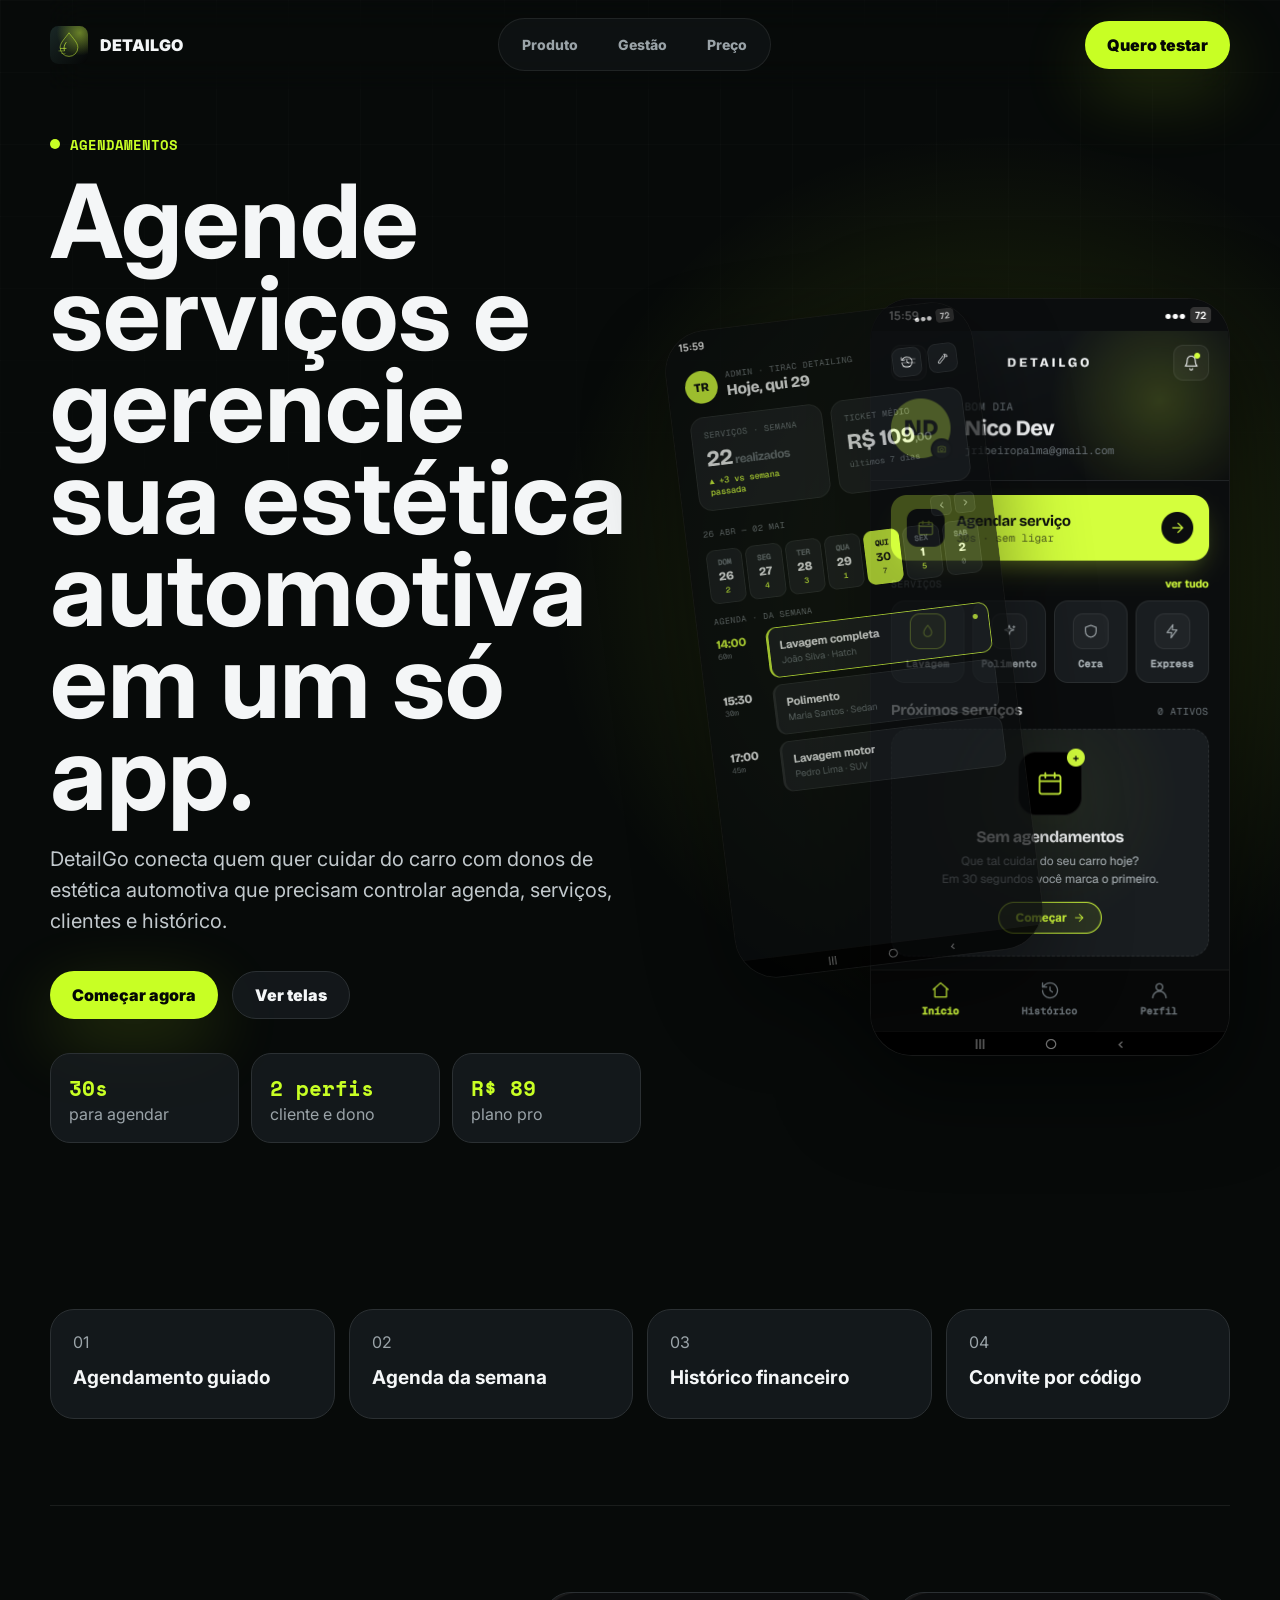
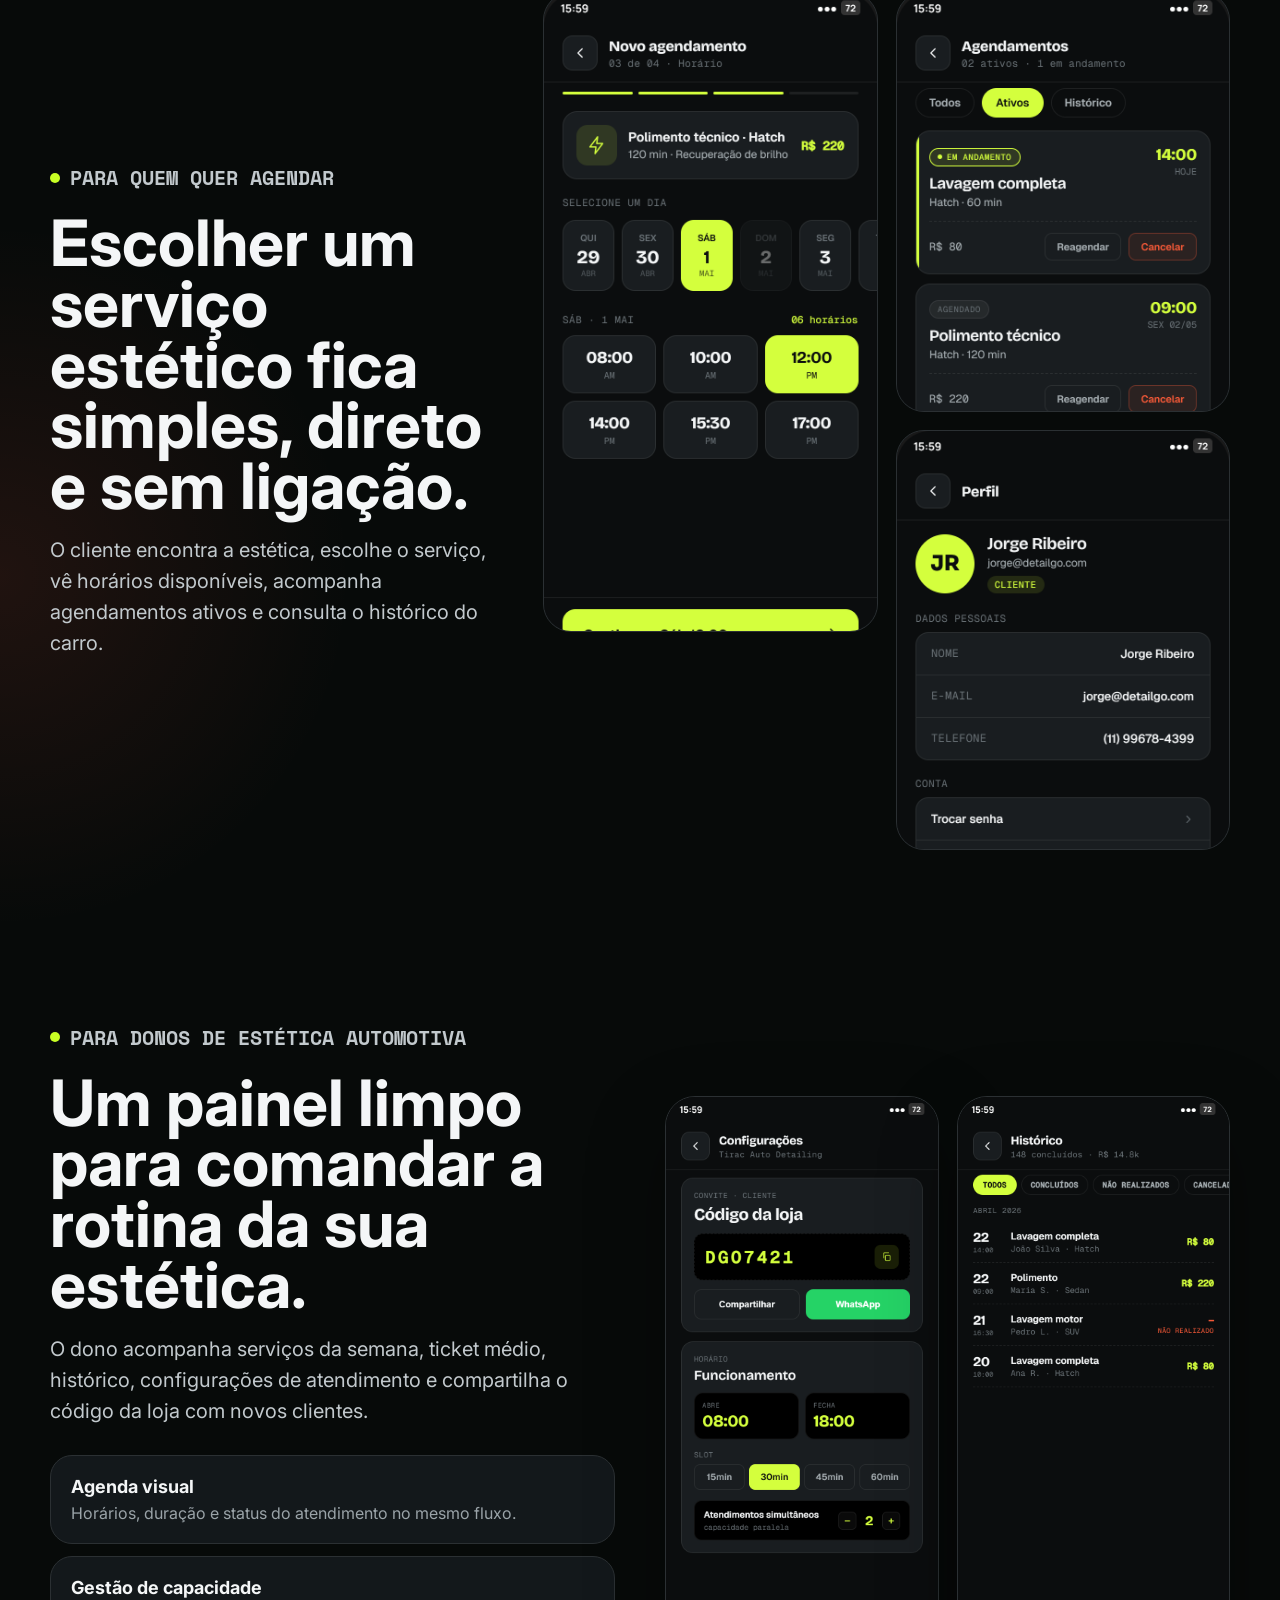
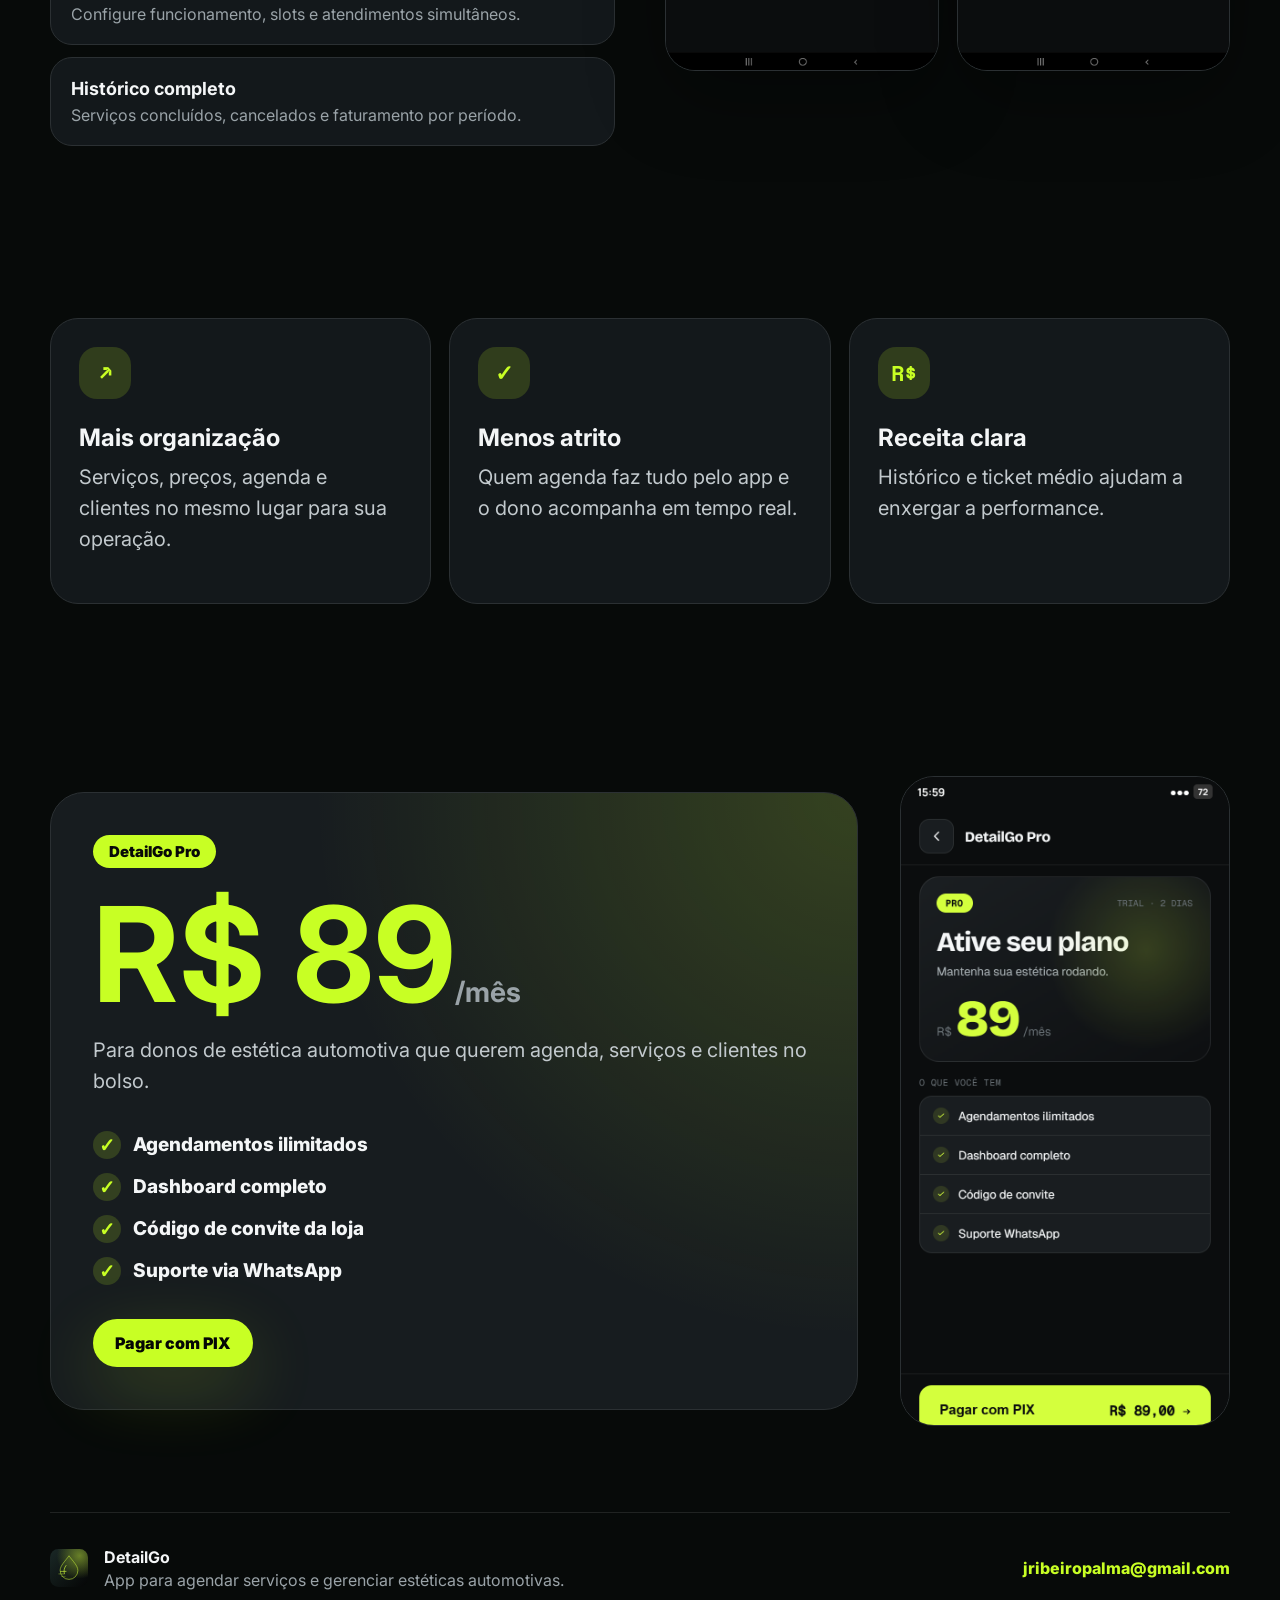
<file: index.html>
<!doctype html>
<html lang="pt-BR">
  <head>
    <meta charset="utf-8" />
    <meta name="viewport" content="width=device-width, initial-scale=1" />
    <meta
      name="description"
      content="DetailGo: app para agendar serviços estéticos automotivos e gerenciar estéticas automotivas."
    />
    <title>DetailGo - Agendamentos e gestão para estética automotiva</title>
    <link rel="preconnect" href="https://fonts.googleapis.com" />
    <link rel="preconnect" href="https://fonts.gstatic.com" crossorigin />
    <link
      href="https://fonts.googleapis.com/css2?family=Inter:wght@500;600;700;800;900&family=Space+Mono:wght@400;700&display=swap"
      rel="stylesheet"
    />
    <link rel="stylesheet" href="styles.css" />
  </head>
  <body>
    <header class="topbar">
      <a class="brand" href="#inicio" aria-label="DetailGo">
        <img src="assets/logo-01-speed-drop.svg" alt="" />
        <span>DetailGo</span>
      </a>
      <nav class="nav" aria-label="Principal">
        <a href="#produto">Produto</a>
        <a href="#gestao">Gestão</a>
        <a href="#preco">Preço</a>
      </nav>
      <a class="nav-cta" href="mailto:jribeiropalma@gmail.com">Quero testar</a>
    </header>

    <main id="inicio">
      <section class="hero">
        <div class="hero-copy">
          <p class="eyebrow rotating-eyebrow">
            <span class="dot"></span>
            <span class="rotator" aria-live="polite">serviços</span>
          </p>
          <h1>Agende serviços e gerencie sua estética automotiva em um só app.</h1>
          <p class="lead">
            DetailGo conecta quem quer cuidar do carro com donos de estética
            automotiva que precisam controlar agenda, serviços, clientes e histórico.
          </p>
          <div class="hero-actions">
            <a class="button primary" href="mailto:jribeiropalma@gmail.com">Começar agora</a>
            <a class="button ghost" href="#produto">Ver telas</a>
          </div>
          <div class="metrics" aria-label="Resumo do produto">
            <div>
              <strong>30s</strong>
              <span>para agendar</span>
            </div>
            <div>
              <strong>2 perfis</strong>
              <span>cliente e dono</span>
            </div>
            <div>
              <strong>R$ 89</strong>
              <span>plano pro</span>
            </div>
          </div>
        </div>

        <div class="phone-stage" aria-label="Prévia do aplicativo DetailGo">
          <div class="phone phone-main">
            <img src="assets/cliente-03-home.png" alt="Tela inicial do app DetailGo para clientes" />
          </div>
          <div class="phone phone-back">
            <img src="assets/admin-01-painel.png" alt="Painel administrativo do DetailGo" />
          </div>
        </div>
      </section>

      <section class="section strip" aria-label="Principais recursos">
        <div class="strip-item">
          <span>01</span>
          <strong>Agendamento guiado</strong>
        </div>
        <div class="strip-item">
          <span>02</span>
          <strong>Agenda da semana</strong>
        </div>
        <div class="strip-item">
          <span>03</span>
          <strong>Histórico financeiro</strong>
        </div>
        <div class="strip-item">
          <span>04</span>
          <strong>Convite por código</strong>
        </div>
      </section>

      <section id="produto" class="section split">
        <div>
          <p class="eyebrow"><span class="dot"></span> para quem quer agendar</p>
          <h2>Escolher um serviço estético fica simples, direto e sem ligação.</h2>
          <p>
            O cliente encontra a estética, escolhe o serviço, vê horários
            disponíveis, acompanha agendamentos ativos e consulta o histórico do carro.
          </p>
        </div>
        <div class="screen-grid">
          <figure class="screen-card tall">
            <img src="assets/cliente-05-agendamento.png" alt="Seleção de horário no DetailGo" />
          </figure>
          <figure class="screen-card">
            <img src="assets/cliente-06-agendamentos.png" alt="Lista de agendamentos ativos" />
          </figure>
          <figure class="screen-card">
            <img src="assets/cliente-08-perfil.png" alt="Perfil do cliente no DetailGo" />
          </figure>
        </div>
      </section>

      <section id="gestao" class="section admin-panel">
        <div class="admin-copy">
          <p class="eyebrow"><span class="dot"></span> para donos de estética automotiva</p>
          <h2>Um painel limpo para comandar a rotina da sua estética.</h2>
          <p>
            O dono acompanha serviços da semana, ticket médio, histórico,
            configurações de atendimento e compartilha o código da loja com novos clientes.
          </p>
          <div class="feature-list">
            <div>
              <strong>Agenda visual</strong>
              <span>Horários, duração e status do atendimento no mesmo fluxo.</span>
            </div>
            <div>
              <strong>Gestão de capacidade</strong>
              <span>Configure funcionamento, slots e atendimentos simultâneos.</span>
            </div>
            <div>
              <strong>Histórico completo</strong>
              <span>Serviços concluídos, cancelados e faturamento por período.</span>
            </div>
          </div>
        </div>
        <div class="admin-screens">
          <img src="assets/admin-02-gerenciar.png" alt="Configurações da loja no DetailGo" />
          <img src="assets/admin-03-historico.png" alt="Histórico administrativo no DetailGo" />
        </div>
      </section>

      <section class="section cards">
        <article>
          <span class="icon">↗</span>
          <h3>Mais organização</h3>
          <p>Serviços, preços, agenda e clientes no mesmo lugar para sua operação.</p>
        </article>
        <article>
          <span class="icon">✓</span>
          <h3>Menos atrito</h3>
          <p>Quem agenda faz tudo pelo app e o dono acompanha em tempo real.</p>
        </article>
        <article>
          <span class="icon">R$</span>
          <h3>Receita clara</h3>
          <p>Histórico e ticket médio ajudam a enxergar a performance.</p>
        </article>
      </section>

      <section id="preco" class="section pricing">
        <div class="pricing-card">
          <div>
            <p class="badge">DetailGo Pro</p>
            <h2>R$ 89<span>/mês</span></h2>
            <p>Para donos de estética automotiva que querem agenda, serviços e clientes no bolso.</p>
          </div>
          <ul>
            <li>Agendamentos ilimitados</li>
            <li>Dashboard completo</li>
            <li>Código de convite da loja</li>
            <li>Suporte via WhatsApp</li>
          </ul>
          <a class="button primary" href="mailto:jribeiropalma@gmail.com">Pagar com PIX</a>
        </div>
        <div class="price-phone">
          <img src="assets/admin-04-assinatura.png" alt="Tela de assinatura DetailGo Pro" />
        </div>
      </section>
    </main>

    <footer class="footer">
      <img src="assets/logo-01-speed-drop.svg" alt="" />
      <div>
        <strong>DetailGo</strong>
        <span>App para agendar serviços e gerenciar estéticas automotivas.</span>
      </div>
      <a href="mailto:jribeiropalma@gmail.com">jribeiropalma@gmail.com</a>
    </footer>
    <script>
      const rotator = document.querySelector(".rotator");
      const terms = ["serviços", "agendamentos", "gestão", "clientes", "estética automotiva"];
      let termIndex = 0;

      if (rotator) {
        window.setInterval(() => {
          termIndex = (termIndex + 1) % terms.length;
          rotator.classList.add("is-switching");

          window.setTimeout(() => {
            rotator.textContent = terms[termIndex];
            rotator.classList.remove("is-switching");
          }, 180);
        }, 1800);
      }
    </script>
  </body>
</html>
</file>
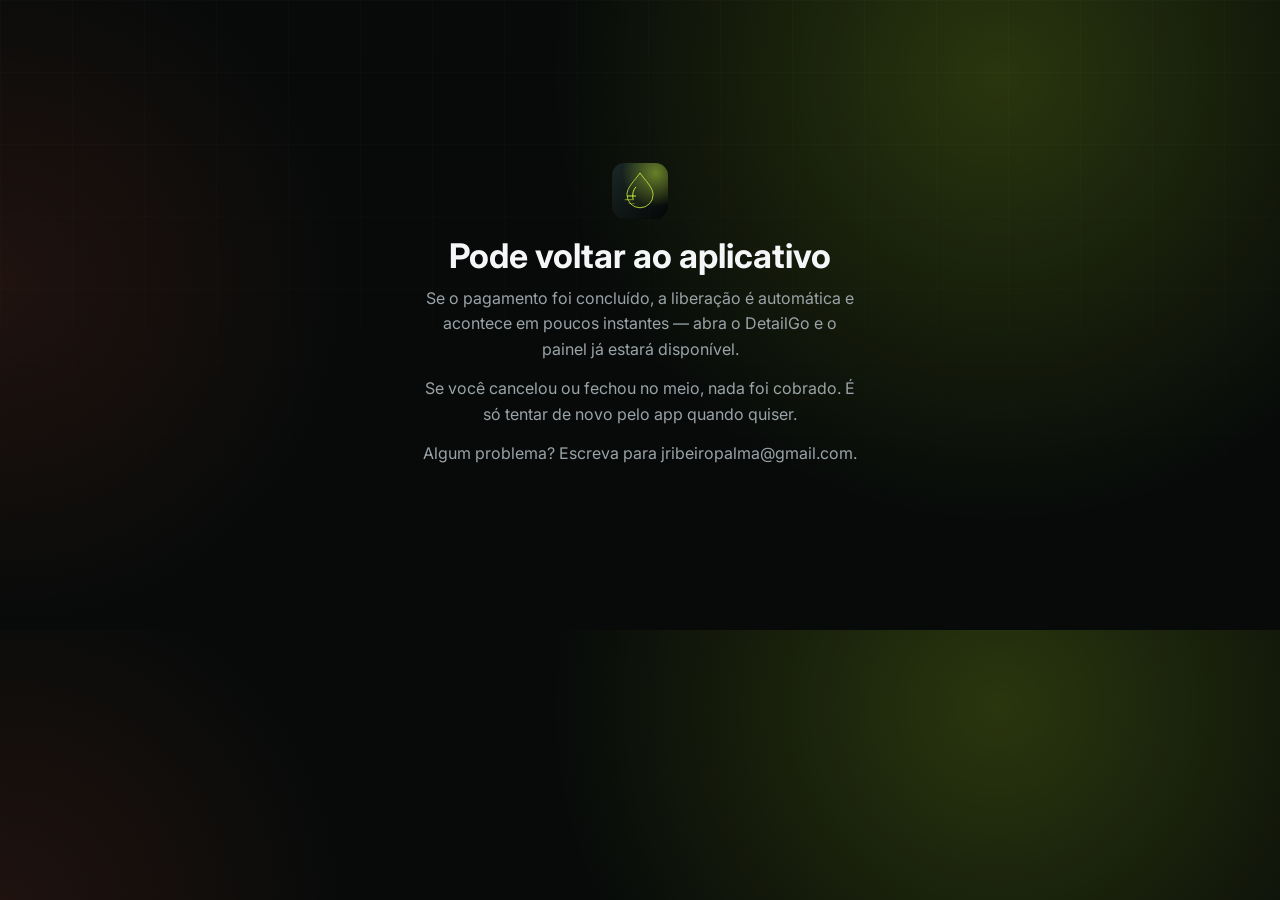
<file: assinatura/index.html>
<!doctype html>
<html lang="pt-BR">
  <head>
    <meta charset="utf-8" />
    <meta name="viewport" content="width=device-width, initial-scale=1" />
    <meta name="robots" content="noindex" />
    <meta
      name="description"
      content="Retorno do pagamento da assinatura DetailGo. Volte ao aplicativo para continuar."
    />
    <title>Pagamento — DetailGo</title>
    <link rel="preconnect" href="https://fonts.googleapis.com" />
    <link rel="preconnect" href="https://fonts.gstatic.com" crossorigin />
    <link
      href="https://fonts.googleapis.com/css2?family=Inter:wght@500;600;700;800;900&family=Space+Mono:wght@400;700&display=swap"
      rel="stylesheet"
    />
    <link rel="stylesheet" href="../styles.css" />
  </head>
  <body>
    <!--
      Para onde o navegador volta depois do checkout do Asaas.

      Serve os três retornos — sucesso, cancelamento e expiração — porque esta
      página NÃO é prova de pagamento: quem confirma é o webhook do Asaas, no
      servidor. Prometer "pagamento aprovado" aqui mentiria para quem cancelou
      e para quem fechou a página no meio.

      Antes disso existir, o checkout voltava para uma URL que não existia e
      todo mundo que pagava caía num 404.
    -->
    <main class="aviso">
      <img class="marca" src="../assets/logo-01-speed-drop.svg" alt="DetailGo" />
      <h1>Pode voltar ao aplicativo</h1>
      <p>
        Se o pagamento foi concluído, a liberação é automática e acontece em poucos instantes —
        abra o DetailGo e o painel já estará disponível.
      </p>
      <p>
        Se você cancelou ou fechou no meio, nada foi cobrado. É só tentar de novo pelo app quando
        quiser.
      </p>
      <p>
        Algum problema? Escreva para <a href="mailto:jribeiropalma@gmail.com">jribeiropalma@gmail.com</a>.
      </p>
    </main>
  </body>
</html>
</file>
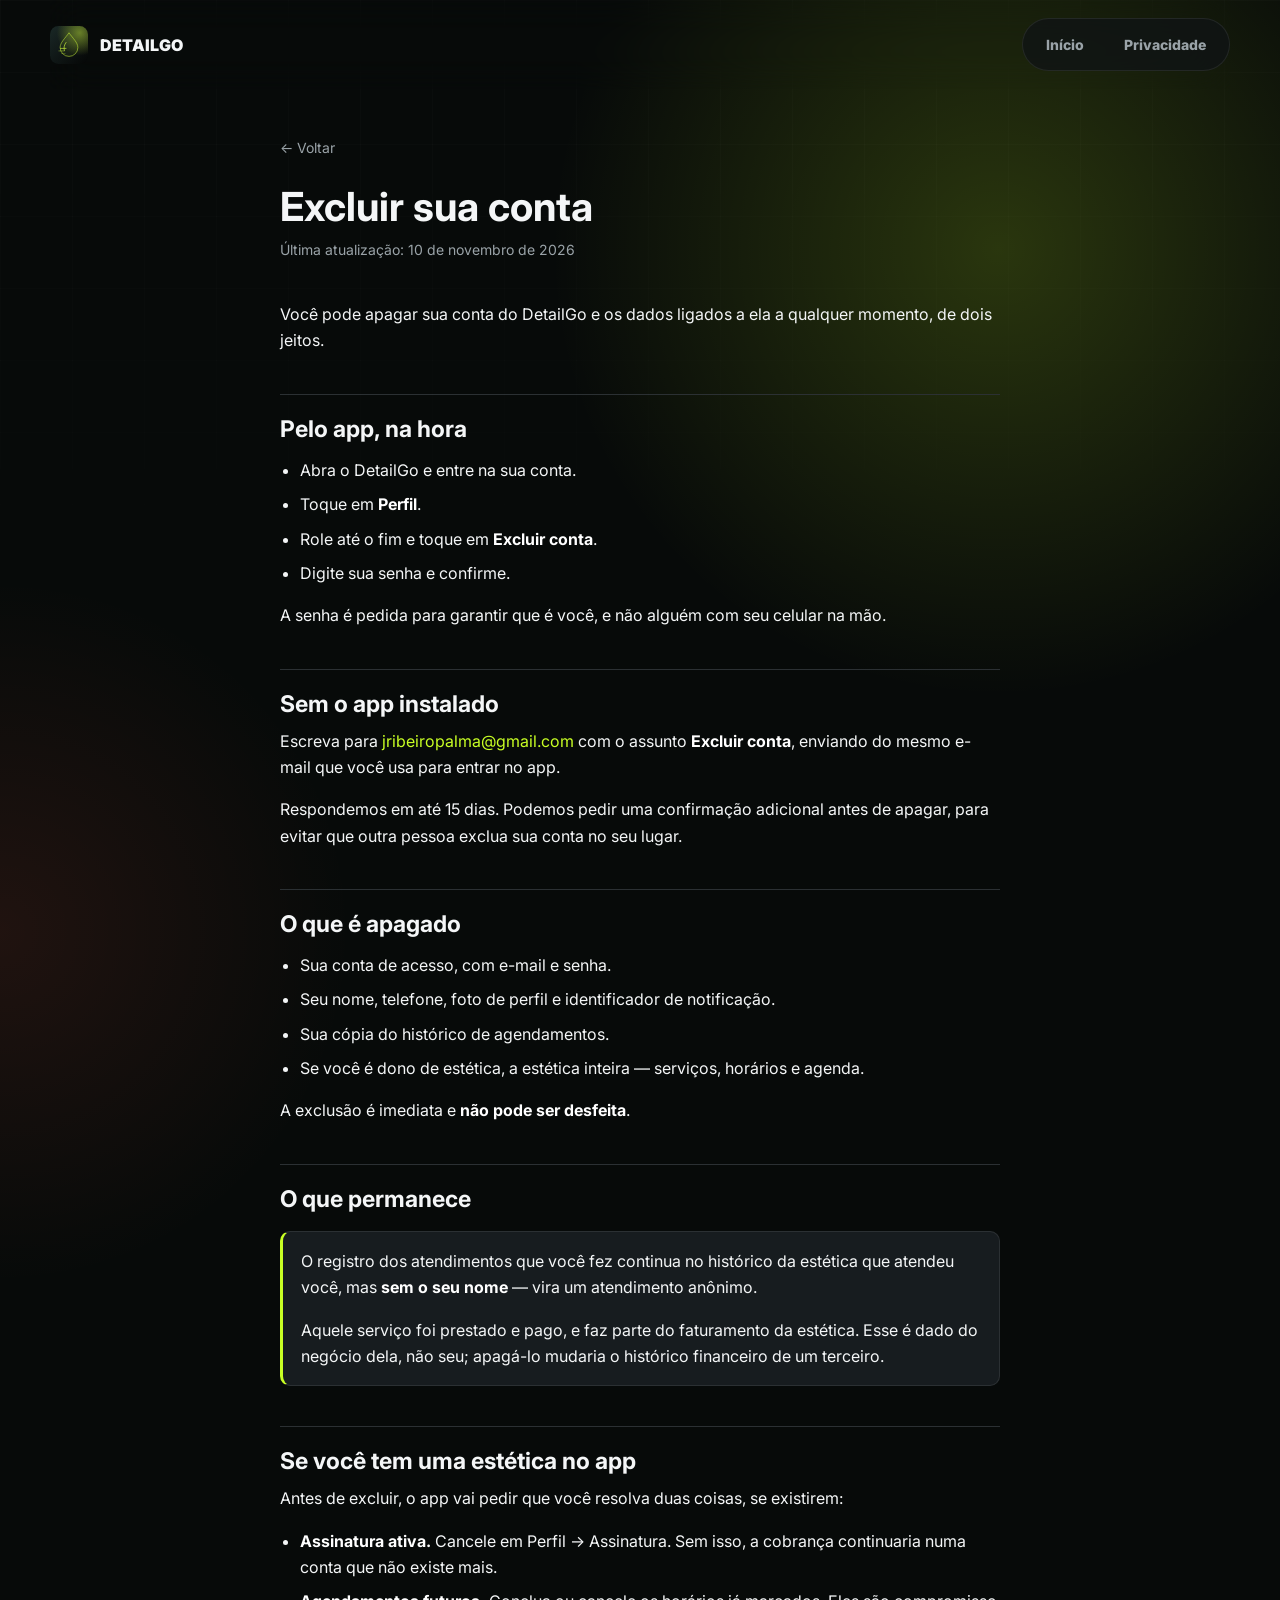
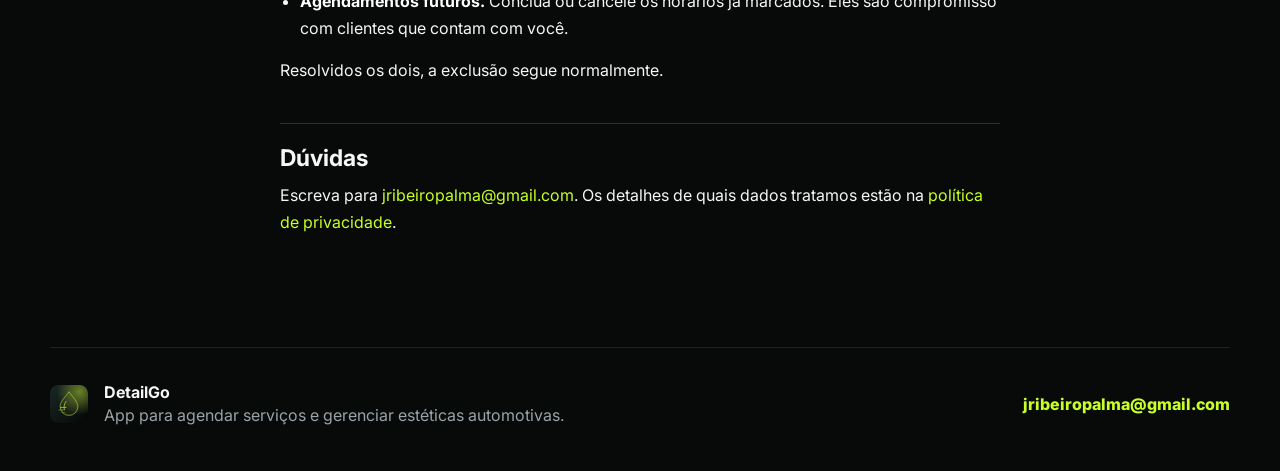
<file: excluir-conta/index.html>
<!doctype html>
<html lang="pt-BR">
  <head>
    <meta charset="utf-8" />
    <meta name="viewport" content="width=device-width, initial-scale=1" />
    <meta
      name="description"
      content="Como excluir sua conta do DetailGo e apagar seus dados, pelo app ou por e-mail."
    />
    <title>Excluir conta — DetailGo</title>
    <link rel="preconnect" href="https://fonts.googleapis.com" />
    <link rel="preconnect" href="https://fonts.gstatic.com" crossorigin />
    <link
      href="https://fonts.googleapis.com/css2?family=Inter:wght@500;600;700;800;900&family=Space+Mono:wght@400;700&display=swap"
      rel="stylesheet"
    />
    <link rel="stylesheet" href="../styles.css" />
  </head>
  <body>
    <header class="topbar">
      <a class="brand" href="../" aria-label="DetailGo">
        <img src="../assets/logo-01-speed-drop.svg" alt="" />
        <span>DetailGo</span>
      </a>
      <nav class="nav" aria-label="Principal">
        <a href="../">Início</a>
        <a href="../privacidade/">Privacidade</a>
      </nav>
    </header>

    <main class="doc">
      <a class="voltar" href="../">&larr; Voltar</a>

      <h1>Excluir sua conta</h1>
      <p class="doc-date">Última atualização: 10 de novembro de 2026</p>

      <p>
        Você pode apagar sua conta do DetailGo e os dados ligados a ela a qualquer momento, de dois
        jeitos.
      </p>

      <h2>Pelo app, na hora</h2>
      <ul>
        <li>Abra o DetailGo e entre na sua conta.</li>
        <li>Toque em <strong>Perfil</strong>.</li>
        <li>Role até o fim e toque em <strong>Excluir conta</strong>.</li>
        <li>Digite sua senha e confirme.</li>
      </ul>
      <p>A senha é pedida para garantir que é você, e não alguém com seu celular na mão.</p>

      <h2>Sem o app instalado</h2>
      <p>
        Escreva para <a href="mailto:jribeiropalma@gmail.com">jribeiropalma@gmail.com</a> com o assunto
        <strong>Excluir conta</strong>, enviando do mesmo e-mail que você usa para entrar no app.
      </p>
      <p>
        Respondemos em até 15 dias. Podemos pedir uma confirmação adicional antes de apagar, para
        evitar que outra pessoa exclua sua conta no seu lugar.
      </p>

      <h2>O que é apagado</h2>
      <ul>
        <li>Sua conta de acesso, com e-mail e senha.</li>
        <li>Seu nome, telefone, foto de perfil e identificador de notificação.</li>
        <li>Sua cópia do histórico de agendamentos.</li>
        <li>Se você é dono de estética, a estética inteira — serviços, horários e agenda.</li>
      </ul>
      <p>A exclusão é imediata e <strong>não pode ser desfeita</strong>.</p>

      <h2>O que permanece</h2>
      <div class="nota">
        <p>
          O registro dos atendimentos que você fez continua no histórico da estética que atendeu
          você, mas <strong>sem o seu nome</strong> — vira um atendimento anônimo.
        </p>
        <p>
          Aquele serviço foi prestado e pago, e faz parte do faturamento da estética. Esse é dado
          do negócio dela, não seu; apagá-lo mudaria o histórico financeiro de um terceiro.
        </p>
      </div>

      <h2>Se você tem uma estética no app</h2>
      <p>Antes de excluir, o app vai pedir que você resolva duas coisas, se existirem:</p>
      <ul>
        <li>
          <strong>Assinatura ativa.</strong> Cancele em Perfil &rarr; Assinatura. Sem isso, a
          cobrança continuaria numa conta que não existe mais.
        </li>
        <li>
          <strong>Agendamentos futuros.</strong> Conclua ou cancele os horários já marcados. Eles
          são compromisso com clientes que contam com você.
        </li>
      </ul>
      <p>Resolvidos os dois, a exclusão segue normalmente.</p>

      <h2>Dúvidas</h2>
      <p>
        Escreva para <a href="mailto:jribeiropalma@gmail.com">jribeiropalma@gmail.com</a>. Os detalhes de
        quais dados tratamos estão na
        <a href="../privacidade/">política de privacidade</a>.
      </p>
    </main>

    <footer class="footer">
      <img src="../assets/logo-01-speed-drop.svg" alt="" />
      <div>
        <strong>DetailGo</strong>
        <span>App para agendar serviços e gerenciar estéticas automotivas.</span>
      </div>
      <a href="mailto:jribeiropalma@gmail.com">jribeiropalma@gmail.com</a>
    </footer>
  </body>
</html>
</file>
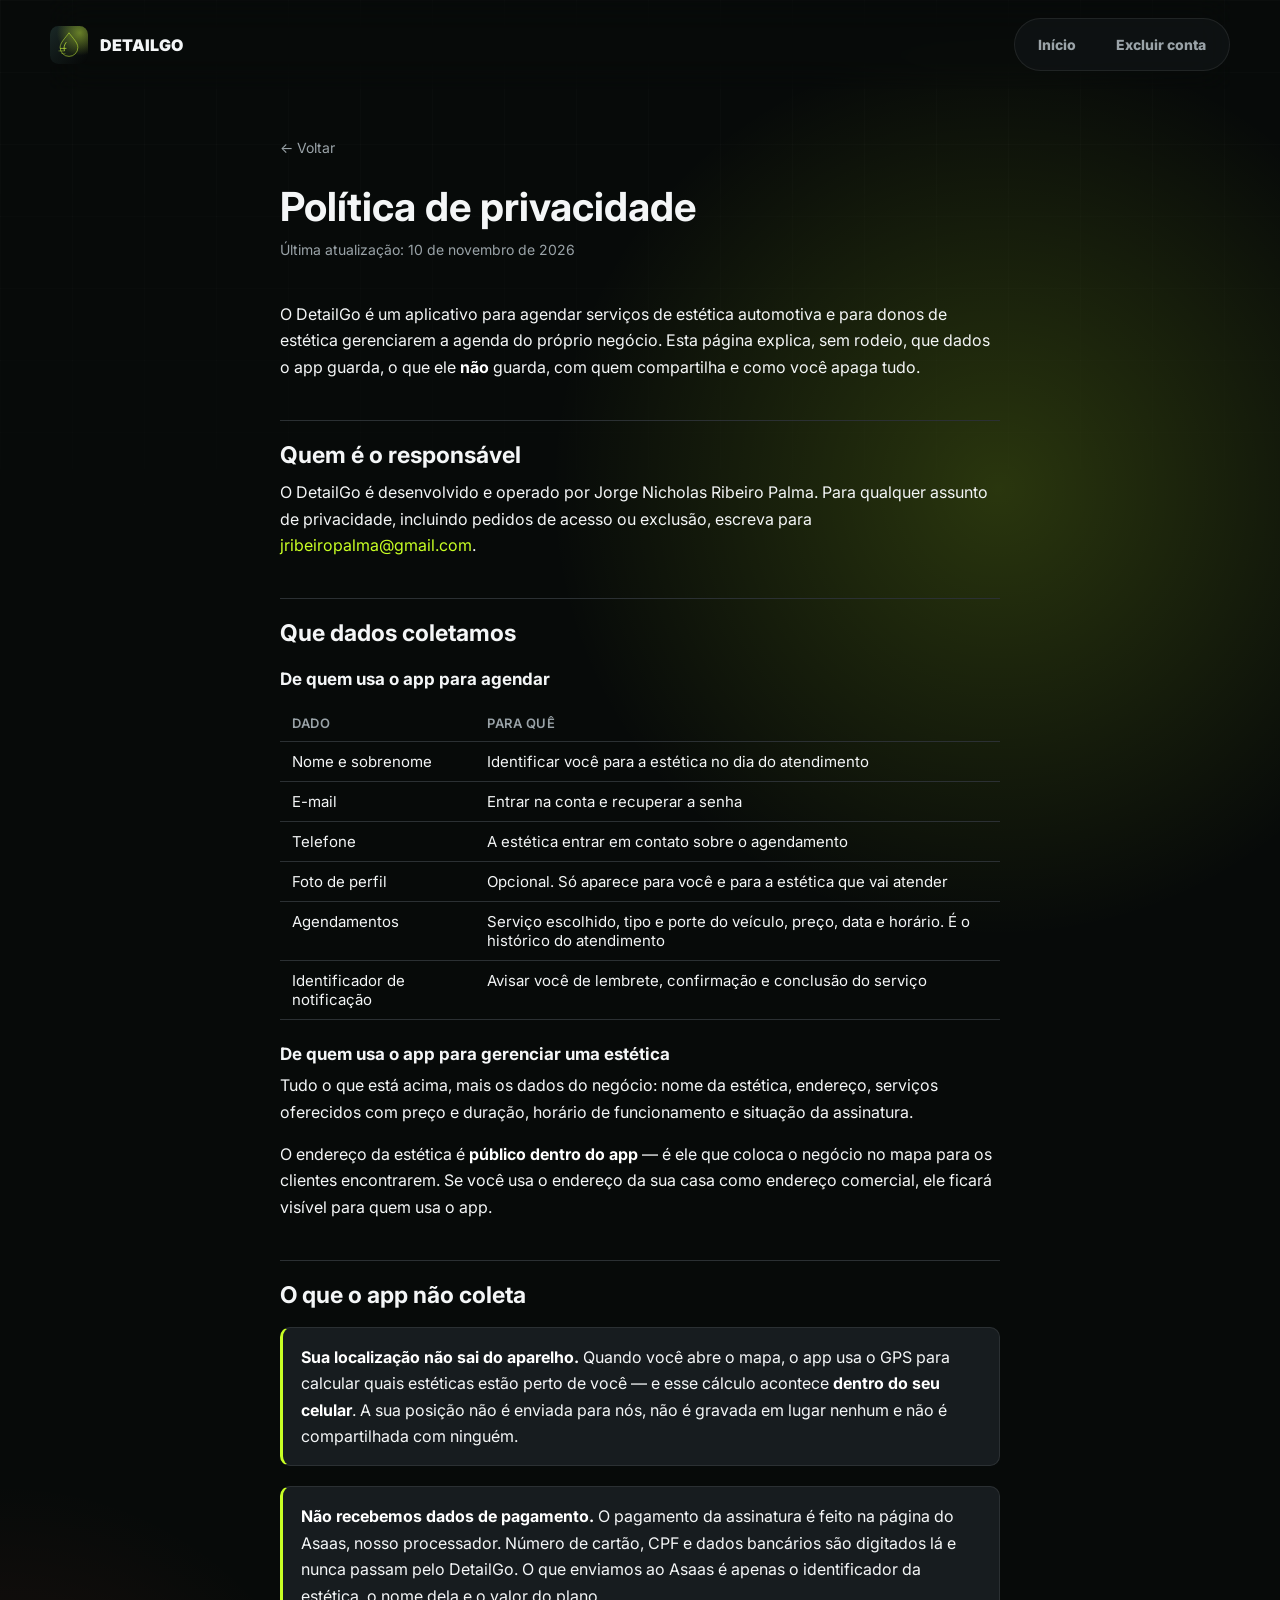
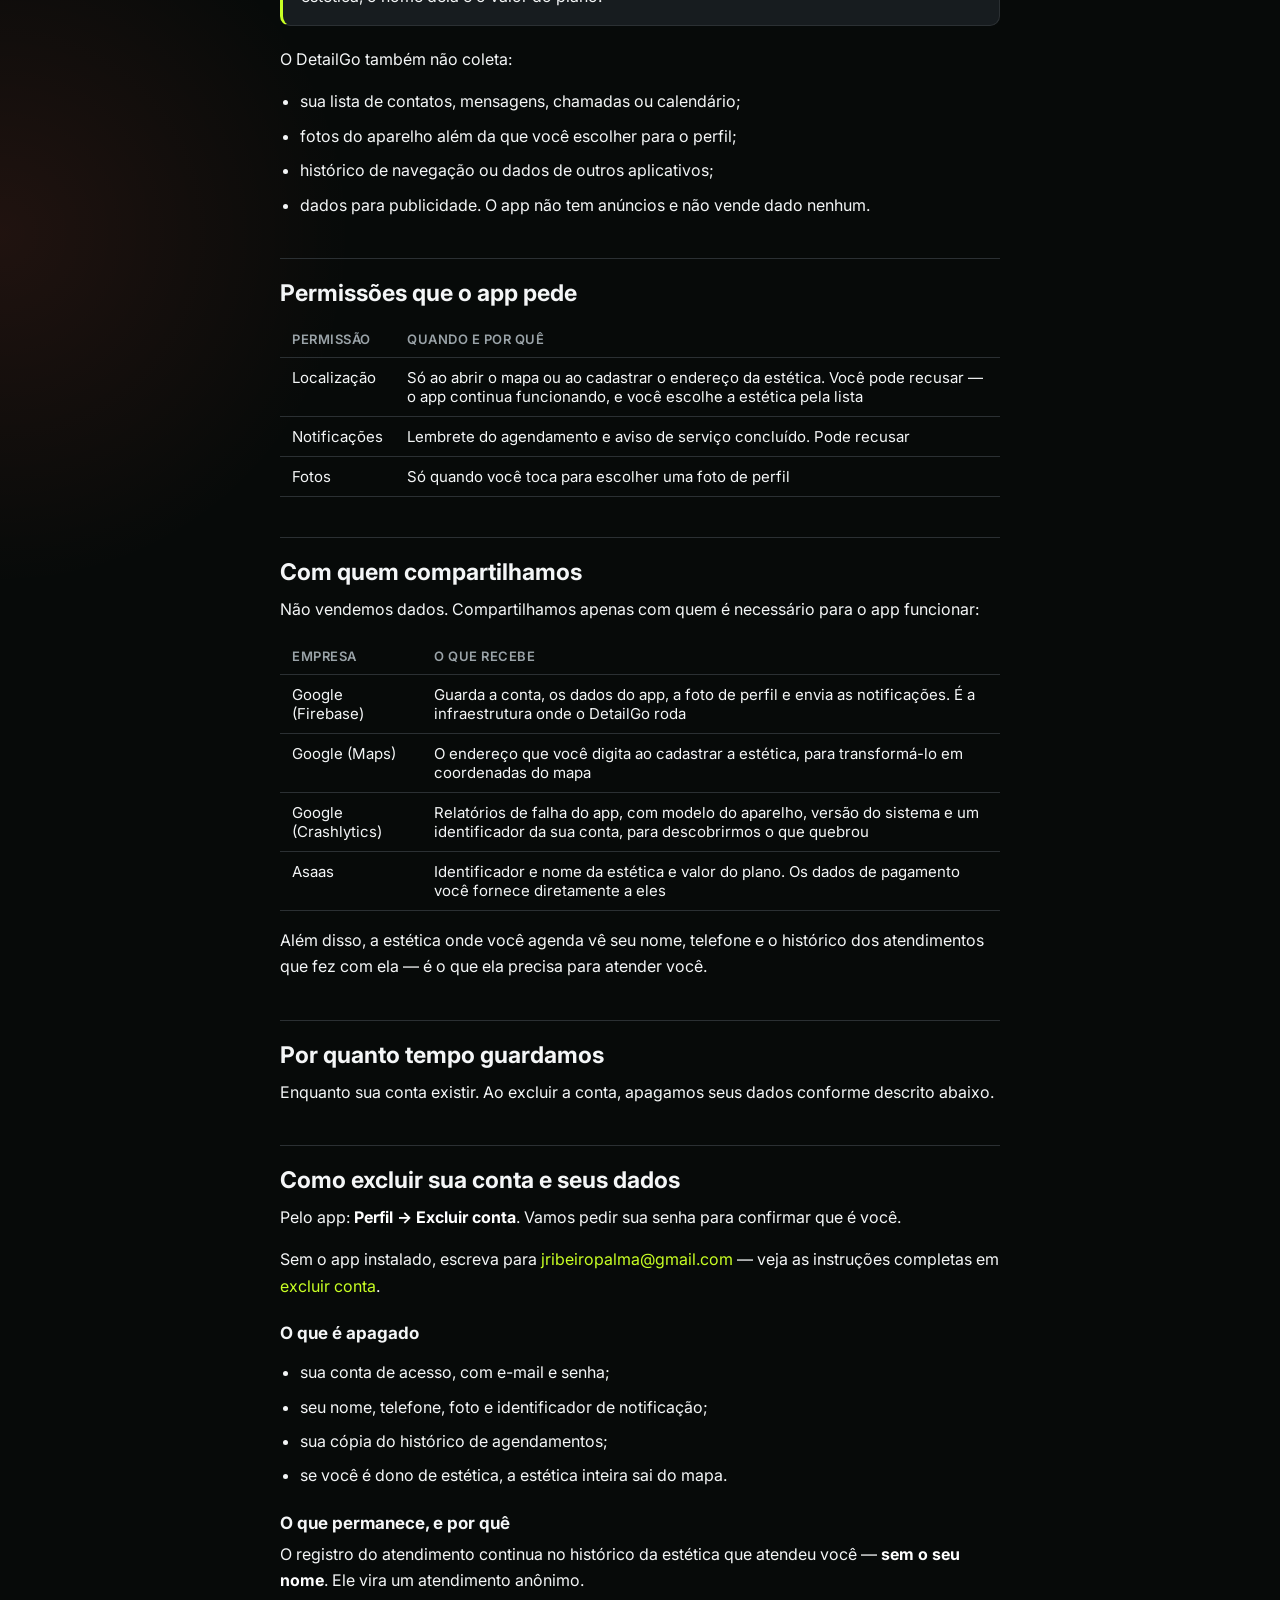
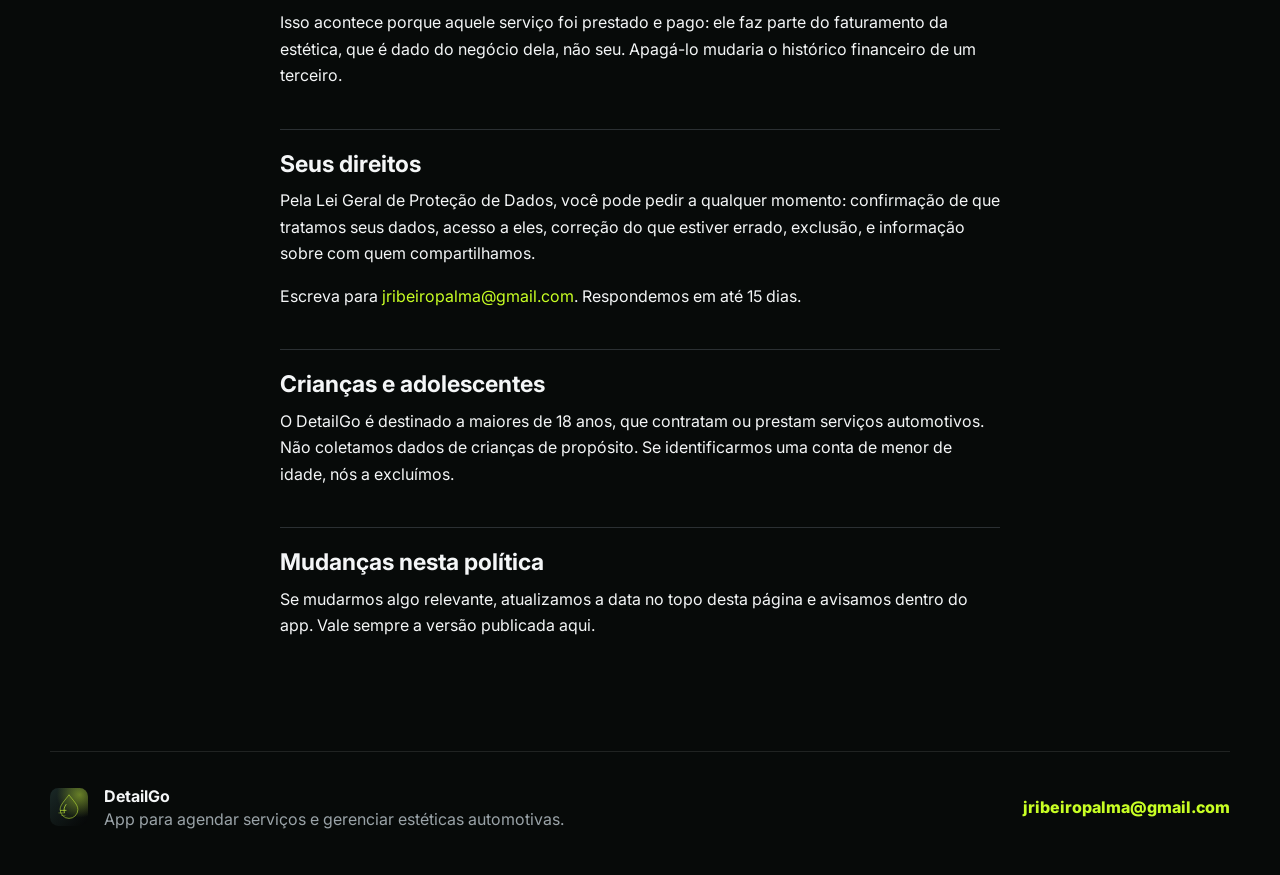
<file: privacidade/index.html>
<!doctype html>
<html lang="pt-BR">
  <head>
    <meta charset="utf-8" />
    <meta name="viewport" content="width=device-width, initial-scale=1" />
    <meta
      name="description"
      content="Política de privacidade do DetailGo: que dados o app coleta, o que não coleta, com quem compartilha e como excluir sua conta."
    />
    <title>Política de privacidade — DetailGo</title>
    <link rel="preconnect" href="https://fonts.googleapis.com" />
    <link rel="preconnect" href="https://fonts.gstatic.com" crossorigin />
    <link
      href="https://fonts.googleapis.com/css2?family=Inter:wght@500;600;700;800;900&family=Space+Mono:wght@400;700&display=swap"
      rel="stylesheet"
    />
    <link rel="stylesheet" href="../styles.css" />
  </head>
  <body>
    <header class="topbar">
      <a class="brand" href="../" aria-label="DetailGo">
        <img src="../assets/logo-01-speed-drop.svg" alt="" />
        <span>DetailGo</span>
      </a>
      <nav class="nav" aria-label="Principal">
        <a href="../">Início</a>
        <a href="../excluir-conta/">Excluir conta</a>
      </nav>
    </header>

    <main class="doc">
      <a class="voltar" href="../">&larr; Voltar</a>

      <h1>Política de privacidade</h1>
      <p class="doc-date">Última atualização: 10 de novembro de 2026</p>

      <p>
        O DetailGo é um aplicativo para agendar serviços de estética automotiva e para donos de
        estética gerenciarem a agenda do próprio negócio. Esta página explica, sem rodeio, que
        dados o app guarda, o que ele <strong>não</strong> guarda, com quem compartilha e como você
        apaga tudo.
      </p>

      <h2>Quem é o responsável</h2>
      <p>
        O DetailGo é desenvolvido e operado por Jorge Nicholas Ribeiro Palma. Para qualquer assunto
        de privacidade, incluindo pedidos de acesso ou exclusão, escreva para
        <a href="mailto:jribeiropalma@gmail.com">jribeiropalma@gmail.com</a>.
      </p>

      <h2>Que dados coletamos</h2>

      <h3>De quem usa o app para agendar</h3>
      <table>
        <tr>
          <th>Dado</th>
          <th>Para quê</th>
        </tr>
        <tr>
          <td>Nome e sobrenome</td>
          <td>Identificar você para a estética no dia do atendimento</td>
        </tr>
        <tr>
          <td>E-mail</td>
          <td>Entrar na conta e recuperar a senha</td>
        </tr>
        <tr>
          <td>Telefone</td>
          <td>A estética entrar em contato sobre o agendamento</td>
        </tr>
        <tr>
          <td>Foto de perfil</td>
          <td>Opcional. Só aparece para você e para a estética que vai atender</td>
        </tr>
        <tr>
          <td>Agendamentos</td>
          <td>
            Serviço escolhido, tipo e porte do veículo, preço, data e horário. É o histórico do
            atendimento
          </td>
        </tr>
        <tr>
          <td>Identificador de notificação</td>
          <td>Avisar você de lembrete, confirmação e conclusão do serviço</td>
        </tr>
      </table>

      <h3>De quem usa o app para gerenciar uma estética</h3>
      <p>
        Tudo o que está acima, mais os dados do negócio: nome da estética, endereço, serviços
        oferecidos com preço e duração, horário de funcionamento e situação da assinatura.
      </p>
      <p>
        O endereço da estética é <strong>público dentro do app</strong> — é ele que coloca o
        negócio no mapa para os clientes encontrarem. Se você usa o endereço da sua casa como
        endereço comercial, ele ficará visível para quem usa o app.
      </p>

      <h2>O que o app não coleta</h2>

      <div class="nota">
        <p>
          <strong>Sua localização não sai do aparelho.</strong> Quando você abre o mapa, o app usa
          o GPS para calcular quais estéticas estão perto de você — e esse cálculo acontece
          <strong>dentro do seu celular</strong>. A sua posição não é enviada para nós, não é
          gravada em lugar nenhum e não é compartilhada com ninguém.
        </p>
      </div>

      <div class="nota">
        <p>
          <strong>Não recebemos dados de pagamento.</strong> O pagamento da assinatura é feito na
          página do Asaas, nosso processador. Número de cartão, CPF e dados bancários são digitados
          lá e nunca passam pelo DetailGo. O que enviamos ao Asaas é apenas o identificador da
          estética, o nome dela e o valor do plano.
        </p>
      </div>

      <p>O DetailGo também não coleta:</p>
      <ul>
        <li>sua lista de contatos, mensagens, chamadas ou calendário;</li>
        <li>fotos do aparelho além da que você escolher para o perfil;</li>
        <li>histórico de navegação ou dados de outros aplicativos;</li>
        <li>dados para publicidade. O app não tem anúncios e não vende dado nenhum.</li>
      </ul>

      <h2>Permissões que o app pede</h2>
      <table>
        <tr>
          <th>Permissão</th>
          <th>Quando e por quê</th>
        </tr>
        <tr>
          <td>Localização</td>
          <td>
            Só ao abrir o mapa ou ao cadastrar o endereço da estética. Você pode recusar — o app
            continua funcionando, e você escolhe a estética pela lista
          </td>
        </tr>
        <tr>
          <td>Notificações</td>
          <td>Lembrete do agendamento e aviso de serviço concluído. Pode recusar</td>
        </tr>
        <tr>
          <td>Fotos</td>
          <td>Só quando você toca para escolher uma foto de perfil</td>
        </tr>
      </table>

      <h2>Com quem compartilhamos</h2>
      <p>Não vendemos dados. Compartilhamos apenas com quem é necessário para o app funcionar:</p>
      <table>
        <tr>
          <th>Empresa</th>
          <th>O que recebe</th>
        </tr>
        <tr>
          <td>Google (Firebase)</td>
          <td>
            Guarda a conta, os dados do app, a foto de perfil e envia as notificações. É a
            infraestrutura onde o DetailGo roda
          </td>
        </tr>
        <tr>
          <td>Google (Maps)</td>
          <td>
            O endereço que você digita ao cadastrar a estética, para transformá-lo em coordenadas
            do mapa
          </td>
        </tr>
        <tr>
          <td>Google (Crashlytics)</td>
          <td>
            Relatórios de falha do app, com modelo do aparelho, versão do sistema e um
            identificador da sua conta, para descobrirmos o que quebrou
          </td>
        </tr>
        <tr>
          <td>Asaas</td>
          <td>
            Identificador e nome da estética e valor do plano. Os dados de pagamento você fornece
            diretamente a eles
          </td>
        </tr>
      </table>
      <p>
        Além disso, a estética onde você agenda vê seu nome, telefone e o histórico dos
        atendimentos que fez com ela — é o que ela precisa para atender você.
      </p>

      <h2>Por quanto tempo guardamos</h2>
      <p>
        Enquanto sua conta existir. Ao excluir a conta, apagamos seus dados conforme descrito
        abaixo.
      </p>

      <h2>Como excluir sua conta e seus dados</h2>
      <p>
        Pelo app: <strong>Perfil &rarr; Excluir conta</strong>. Vamos pedir sua senha para
        confirmar que é você.
      </p>
      <p>
        Sem o app instalado, escreva para
        <a href="mailto:jribeiropalma@gmail.com">jribeiropalma@gmail.com</a> — veja as instruções completas
        em <a href="../excluir-conta/">excluir conta</a>.
      </p>

      <h3>O que é apagado</h3>
      <ul>
        <li>sua conta de acesso, com e-mail e senha;</li>
        <li>seu nome, telefone, foto e identificador de notificação;</li>
        <li>sua cópia do histórico de agendamentos;</li>
        <li>se você é dono de estética, a estética inteira sai do mapa.</li>
      </ul>

      <h3>O que permanece, e por quê</h3>
      <p>
        O registro do atendimento continua no histórico da estética que atendeu você —
        <strong>sem o seu nome</strong>. Ele vira um atendimento anônimo.
      </p>
      <p>
        Isso acontece porque aquele serviço foi prestado e pago: ele faz parte do faturamento da
        estética, que é dado do negócio dela, não seu. Apagá-lo mudaria o histórico financeiro de
        um terceiro.
      </p>

      <h2>Seus direitos</h2>
      <p>
        Pela Lei Geral de Proteção de Dados, você pode pedir a qualquer momento: confirmação de que
        tratamos seus dados, acesso a eles, correção do que estiver errado, exclusão, e informação
        sobre com quem compartilhamos.
      </p>
      <p>
        Escreva para <a href="mailto:jribeiropalma@gmail.com">jribeiropalma@gmail.com</a>. Respondemos em até
        15 dias.
      </p>

      <h2>Crianças e adolescentes</h2>
      <p>
        O DetailGo é destinado a maiores de 18 anos, que contratam ou prestam serviços
        automotivos. Não coletamos dados de crianças de propósito. Se identificarmos uma conta de
        menor de idade, nós a excluímos.
      </p>

      <h2>Mudanças nesta política</h2>
      <p>
        Se mudarmos algo relevante, atualizamos a data no topo desta página e avisamos dentro do
        app. Vale sempre a versão publicada aqui.
      </p>
    </main>

    <footer class="footer">
      <img src="../assets/logo-01-speed-drop.svg" alt="" />
      <div>
        <strong>DetailGo</strong>
        <span>App para agendar serviços e gerenciar estéticas automotivas.</span>
      </div>
      <a href="mailto:jribeiropalma@gmail.com">jribeiropalma@gmail.com</a>
    </footer>
  </body>
</html>
</file>
<file: styles.css>
:root {
  --lime: #c8ff24;
  --lime-soft: rgba(200, 255, 36, 0.16);
  --ink: #070a09;
  --panel: #171c1f;
  --panel-2: #101415;
  --line: #2b3033;
  --text: #f4f6f7;
  --muted: #9aa3a8;
  --danger: #ff6548;
}

* {
  box-sizing: border-box;
}

html {
  scroll-behavior: smooth;
}

body {
  margin: 0;
  overflow-x: hidden;
  background:
    radial-gradient(circle at 78% 12%, rgba(200, 255, 36, 0.18), transparent 28rem),
    radial-gradient(circle at 0% 45%, rgba(255, 96, 72, 0.1), transparent 22rem),
    var(--ink);
  color: var(--text);
  font-family: Inter, system-ui, -apple-system, BlinkMacSystemFont, "Segoe UI", sans-serif;
}

body::before {
  content: "";
  position: fixed;
  inset: 0;
  pointer-events: none;
  background-image:
    linear-gradient(rgba(255, 255, 255, 0.028) 1px, transparent 1px),
    linear-gradient(90deg, rgba(255, 255, 255, 0.028) 1px, transparent 1px);
  background-size: 72px 72px;
  mask-image: linear-gradient(to bottom, rgba(0, 0, 0, 0.7), transparent 75%);
}

a {
  color: inherit;
  text-decoration: none;
}

img {
  display: block;
  max-width: 100%;
}

.topbar {
  position: sticky;
  top: 0;
  z-index: 20;
  display: flex;
  align-items: center;
  justify-content: space-between;
  gap: 24px;
  width: min(1180px, calc(100% - 40px));
  margin: 0 auto;
  padding: 18px 0;
  backdrop-filter: blur(18px);
}

.brand {
  display: inline-flex;
  align-items: center;
  gap: 12px;
  font-weight: 900;
  text-transform: uppercase;
  letter-spacing: 0;
}

.brand img,
.footer img {
  width: 38px;
  height: 38px;
  object-fit: contain;
}

.nav {
  display: flex;
  align-items: center;
  gap: 8px;
  padding: 7px;
  border: 1px solid rgba(255, 255, 255, 0.08);
  border-radius: 999px;
  background: rgba(16, 20, 21, 0.78);
}

.nav a {
  padding: 10px 16px;
  border-radius: 999px;
  color: var(--muted);
  font-size: 14px;
  font-weight: 800;
}

.nav a:hover {
  color: var(--text);
  background: rgba(255, 255, 255, 0.06);
}

.nav-cta,
.button {
  display: inline-flex;
  align-items: center;
  justify-content: center;
  min-height: 48px;
  padding: 0 22px;
  border-radius: 999px;
  font-weight: 900;
  text-align: center;
}

.nav-cta,
.button.primary {
  background: var(--lime);
  color: #050705;
  box-shadow: 0 22px 70px rgba(200, 255, 36, 0.18);
}

.button.ghost {
  border: 1px solid var(--line);
  background: rgba(23, 28, 31, 0.78);
  color: var(--text);
}

.hero,
.section {
  width: min(1180px, calc(100% - 40px));
  margin: 0 auto;
}

.hero {
  display: grid;
  grid-template-columns: minmax(0, 1fr) minmax(420px, 0.9fr);
  align-items: center;
  gap: 58px;
  min-height: calc(100vh - 84px);
  padding: 44px 0 80px;
}

.eyebrow {
  display: inline-flex;
  align-items: center;
  gap: 10px;
  margin: 0 0 20px;
  color: var(--lime);
  font-family: "Space Mono", monospace;
  font-size: 14px;
  font-weight: 700;
  text-transform: uppercase;
  letter-spacing: 0;
}

.eyebrow .dot {
  flex: 0 0 auto;
  width: 10px;
  height: 10px;
  border-radius: 50%;
  background: var(--lime);
}

.rotating-eyebrow {
  align-items: center;
}

.rotator {
  display: inline-block;
  min-width: 20ch;
  transition:
    opacity 180ms ease,
    transform 180ms ease;
  white-space: nowrap;
}

.rotator.is-switching {
  opacity: 0;
  transform: translateY(-0.45em);
}

@media (prefers-reduced-motion: reduce) {
  .rotator {
    transition: none;
  }
}

h1,
h2,
h3,
p {
  margin-top: 0;
}

h1 {
  max-width: 740px;
  margin-bottom: 24px;
  font-size: clamp(48px, 8vw, 104px);
  line-height: 0.9;
  letter-spacing: 0;
}

h2 {
  margin-bottom: 18px;
  font-size: clamp(34px, 5vw, 64px);
  line-height: 0.95;
  letter-spacing: 0;
}

h3 {
  margin-bottom: 10px;
  font-size: 24px;
}

.lead,
.split p,
.admin-copy > p,
.pricing-card p,
.cards p {
  color: #c2c9cd;
  font-size: 20px;
  line-height: 1.55;
}

.hero-actions {
  display: flex;
  flex-wrap: wrap;
  gap: 14px;
  margin: 34px 0;
}

.metrics {
  display: grid;
  grid-template-columns: repeat(3, minmax(0, 1fr));
  gap: 12px;
  max-width: 620px;
}

.metrics div,
.strip-item,
.cards article,
.pricing-card,
.feature-list div {
  border: 1px solid var(--line);
  background: rgba(23, 28, 31, 0.82);
}

.metrics div {
  padding: 18px;
  border-radius: 20px;
}

.metrics strong {
  display: block;
  color: var(--lime);
  font-family: "Space Mono", monospace;
  font-size: 21px;
}

.metrics span,
.strip-item span,
.feature-list span,
.footer span {
  color: var(--muted);
}

.phone-stage {
  position: relative;
  min-height: 680px;
}

.phone {
  position: absolute;
  overflow: hidden;
  border: 1px solid rgba(255, 255, 255, 0.08);
  border-radius: 42px;
  background: #050606;
  box-shadow: 0 30px 90px rgba(0, 0, 0, 0.58);
}

.phone img {
  width: 100%;
  height: 100%;
  object-fit: cover;
}

.phone-main {
  right: 0;
  top: 0;
  width: min(360px, 74vw);
}

.phone-back {
  left: 0;
  bottom: 12px;
  width: min(310px, 60vw);
  opacity: 0.72;
  transform: rotate(-7deg);
}

.strip {
  display: grid;
  grid-template-columns: repeat(4, minmax(0, 1fr));
  gap: 14px;
  padding: 22px 0 96px;
}

.strip-item {
  min-height: 110px;
  padding: 22px;
  border-radius: 24px;
}

.strip-item strong {
  display: block;
  margin-top: 14px;
  font-size: 19px;
}

.section {
  padding: 86px 0;
}

.split {
  display: grid;
  grid-template-columns: 0.78fr 1.22fr;
  gap: 54px;
  align-items: center;
  border-top: 1px solid rgba(255, 255, 255, 0.08);
}

.screen-grid {
  display: grid;
  grid-template-columns: repeat(2, minmax(0, 1fr));
  gap: 18px;
  align-items: start;
}

.screen-card {
  overflow: hidden;
  margin: 0;
  border: 1px solid var(--line);
  border-radius: 28px;
  background: var(--panel);
  max-height: 420px;
}

.screen-card.tall {
  grid-row: span 2;
  max-height: 640px;
}

.screen-card img {
  width: 100%;
  height: 100%;
  object-fit: cover;
  object-position: top;
}

.admin-panel {
  display: grid;
  grid-template-columns: 1fr 1fr;
  gap: 50px;
  align-items: center;
}

.feature-list {
  display: grid;
  gap: 12px;
  margin-top: 28px;
}

.feature-list div {
  padding: 20px;
  border-radius: 22px;
}

.feature-list strong,
.feature-list span {
  display: block;
}

.feature-list strong {
  margin-bottom: 6px;
  font-size: 18px;
}

.admin-screens {
  display: grid;
  grid-template-columns: repeat(2, minmax(0, 1fr));
  gap: 18px;
}

.admin-screens img {
  overflow: hidden;
  border: 1px solid var(--line);
  border-radius: 30px;
  background: var(--panel);
  box-shadow: 0 28px 80px rgba(0, 0, 0, 0.32);
}

.cards {
  display: grid;
  grid-template-columns: repeat(3, minmax(0, 1fr));
  gap: 18px;
}

.cards article {
  padding: 28px;
  border-radius: 28px;
}

.icon {
  display: inline-flex;
  align-items: center;
  justify-content: center;
  width: 52px;
  height: 52px;
  margin-bottom: 24px;
  border-radius: 18px;
  background: var(--lime-soft);
  color: var(--lime);
  font-family: "Space Mono", monospace;
  font-size: 22px;
  font-weight: 700;
}

.pricing {
  display: grid;
  grid-template-columns: minmax(0, 1fr) 330px;
  gap: 42px;
  align-items: center;
}

.pricing-card {
  padding: 42px;
  border-radius: 34px;
  background:
    radial-gradient(circle at 100% 0%, rgba(200, 255, 36, 0.17), transparent 34rem),
    var(--panel);
}

.badge {
  display: inline-flex;
  width: fit-content;
  margin-bottom: 24px;
  padding: 9px 16px;
  border-radius: 999px;
  background: var(--lime);
  color: #080a08;
  font-weight: 900;
}

.pricing-card .badge {
  color: #080a08;
  font-size: 15px;
  line-height: 1;
}

.pricing h2 {
  color: var(--lime);
  font-size: clamp(72px, 12vw, 132px);
}

.pricing h2 span {
  color: var(--muted);
  font-size: 28px;
}

.pricing ul {
  display: grid;
  gap: 14px;
  margin: 34px 0;
  padding: 0;
  list-style: none;
}

.pricing li {
  display: flex;
  gap: 12px;
  align-items: center;
  font-size: 19px;
  font-weight: 800;
}

.pricing li::before {
  content: "\2713";
  display: inline-flex;
  align-items: center;
  justify-content: center;
  width: 28px;
  height: 28px;
  border-radius: 50%;
  background: var(--lime-soft);
  color: var(--lime);
  font-family: "Space Mono", monospace;
}

.price-phone {
  overflow: hidden;
  border: 1px solid var(--line);
  border-radius: 34px;
  max-height: 650px;
}

.price-phone img {
  width: 100%;
  height: 100%;
  object-fit: cover;
  object-position: top;
}

.footer {
  display: flex;
  align-items: center;
  gap: 16px;
  width: min(1180px, calc(100% - 40px));
  margin: 0 auto;
  padding: 34px 0 46px;
  border-top: 1px solid rgba(255, 255, 255, 0.1);
}

.footer div {
  display: grid;
  gap: 3px;
  margin-right: auto;
}

.footer a {
  color: var(--lime);
  font-weight: 800;
}

@media (max-width: 960px) {
  .nav {
    display: none;
  }

  .hero,
  .split,
  .admin-panel,
  .pricing {
    grid-template-columns: 1fr;
  }

  .hero {
    gap: 24px;
    min-height: auto;
  }

  .phone-stage {
    min-height: 580px;
  }

  .strip,
  .cards {
    grid-template-columns: repeat(2, minmax(0, 1fr));
  }

  .pricing {
    max-width: 620px;
  }
}

@media (max-width: 640px) {
  body {
    background:
      radial-gradient(circle at 78% 8%, rgba(200, 255, 36, 0.16), transparent 19rem),
      radial-gradient(circle at 0% 30%, rgba(255, 96, 72, 0.08), transparent 16rem),
      var(--ink);
  }

  body::before {
    background-size: 46px 46px;
  }

  .topbar,
  .hero,
  .section,
  .footer {
    width: min(100% - 28px, 1180px);
  }

  .topbar {
    padding: 14px 0;
  }

  .brand img,
  .footer img {
    width: 34px;
    height: 34px;
  }

  .brand span {
    display: none;
  }

  .nav-cta {
    min-height: 42px;
    padding: 0 16px;
    font-size: 14px;
  }

  .hero {
    gap: 30px;
    padding: 24px 0 48px;
  }

  h1 {
    margin-bottom: 18px;
    font-size: clamp(40px, 14vw, 64px);
    line-height: 0.92;
  }

  h2 {
    font-size: clamp(31px, 10vw, 46px);
    line-height: 1;
  }

  h3 {
    font-size: 21px;
  }

  .eyebrow {
    margin-bottom: 14px;
    font-size: 12px;
    line-height: 1.35;
  }

  .lead,
  .split p,
  .admin-copy > p,
  .pricing-card p,
  .cards p {
    font-size: 17px;
    line-height: 1.48;
  }

  .hero-actions {
    display: grid;
    grid-template-columns: 1fr;
    gap: 10px;
    margin: 26px 0;
  }

  .button {
    width: 100%;
    min-height: 54px;
    padding: 0 20px;
  }

  .metrics,
  .strip,
  .cards,
  .screen-grid,
  .admin-screens {
    grid-template-columns: 1fr;
  }

  .metrics {
    gap: 10px;
  }

  .metrics div {
    display: flex;
    align-items: center;
    justify-content: space-between;
    gap: 16px;
    min-height: 70px;
    padding: 16px 18px;
  }

  .metrics strong {
    font-size: 20px;
    white-space: nowrap;
  }

  .metrics span {
    text-align: right;
  }

  .phone-stage {
    display: grid;
    place-items: center;
    min-height: 0;
    padding: 4px 0 18px;
  }

  .phone {
    position: relative;
    border-radius: 32px;
  }

  .phone-main {
    right: auto;
    top: auto;
    z-index: 2;
    width: min(82vw, 310px);
  }

  .phone-back {
    position: absolute;
    left: -2px;
    bottom: 0;
    width: min(48vw, 190px);
    opacity: 0.55;
    transform: rotate(-8deg) translateY(10px);
  }

  .strip {
    gap: 10px;
    padding: 8px 0 44px;
  }

  .strip-item {
    min-height: auto;
    padding: 18px;
    border-radius: 20px;
  }

  .strip-item strong {
    margin-top: 8px;
    font-size: 17px;
  }

  .section {
    padding: 54px 0;
  }

  .split,
  .admin-panel,
  .pricing {
    gap: 28px;
  }

  .screen-grid,
  .admin-screens,
  .cards,
  .feature-list {
    gap: 12px;
  }

  .screen-card,
  .screen-card.tall,
  .admin-screens img,
  .price-phone {
    border-radius: 24px;
  }

  .screen-card,
  .screen-card.tall {
    max-height: 560px;
  }

  .cards article {
    padding: 22px;
    border-radius: 22px;
  }

  .icon {
    width: 46px;
    height: 46px;
    margin-bottom: 18px;
    border-radius: 16px;
  }

  .pricing-card {
    padding: 24px;
    border-radius: 26px;
  }

  .pricing h2 {
    margin-bottom: 8px;
    font-size: clamp(64px, 24vw, 96px);
  }

  .pricing h2 span {
    display: inline-block;
    font-size: 21px;
  }

  .pricing ul {
    gap: 12px;
    margin: 26px 0;
  }

  .pricing li {
    align-items: flex-start;
    font-size: 16px;
    line-height: 1.35;
  }

  .pricing li::before {
    flex: 0 0 26px;
    width: 26px;
    height: 26px;
  }

  .price-phone {
    max-height: 560px;
  }

  .footer {
    align-items: flex-start;
    flex-direction: column;
    gap: 12px;
    padding: 28px 0 36px;
    font-size: 15px;
  }
}

@media (max-width: 430px) {
  .topbar,
  .hero,
  .section,
  .footer {
    width: min(100% - 22px, 1180px);
  }

  .nav-cta {
    min-height: 40px;
    padding: 0 14px;
    font-size: 13px;
  }

  h1 {
    font-size: clamp(38px, 13.4vw, 54px);
  }

  .phone-main {
    width: min(88vw, 292px);
  }

  .phone-back {
    display: none;
  }

  .metrics div {
    align-items: flex-start;
    flex-direction: column;
    gap: 4px;
  }

  .metrics span {
    text-align: left;
  }

  .screen-card,
  .screen-card.tall {
    max-height: 500px;
  }
}

/* ─── Páginas de texto: privacidade, exclusão de conta, retorno do pagamento ─ */

.doc {
  max-width: 760px;
  margin: 0 auto;
  padding: 48px 20px 96px;
}

.doc h1 {
  font-size: clamp(28px, 5vw, 40px);
  line-height: 1.15;
  margin: 0 0 8px;
}

.doc .doc-date {
  color: var(--muted);
  font-size: 14px;
  margin: 0 0 40px;
}

.doc h2 {
  font-size: clamp(19px, 3vw, 23px);
  margin: 40px 0 12px;
  padding-top: 24px;
  border-top: 1px solid var(--line);
}

.doc h3 {
  font-size: 17px;
  margin: 24px 0 8px;
}

.doc p,
.doc li {
  color: var(--text);
  line-height: 1.65;
  font-size: 16px;
}

.doc ul {
  padding-left: 20px;
}

.doc li {
  margin-bottom: 8px;
}

.doc a {
  color: var(--lime);
}

.doc strong {
  color: #fff;
}

.doc table {
  width: 100%;
  border-collapse: collapse;
  margin: 16px 0;
  font-size: 15px;
}

.doc th,
.doc td {
  text-align: left;
  padding: 10px 12px;
  border-bottom: 1px solid var(--line);
  vertical-align: top;
}

.doc th {
  color: var(--muted);
  font-weight: 600;
  font-size: 13px;
  text-transform: uppercase;
  letter-spacing: 0.04em;
}

/* Destaque para o que o app NÃO faz — é a parte que as pessoas menos esperam. */
.doc .nota {
  background: var(--panel);
  border: 1px solid var(--line);
  border-left: 3px solid var(--lime);
  border-radius: 10px;
  padding: 16px 18px;
  margin: 20px 0;
}

.doc .nota p:last-child {
  margin-bottom: 0;
}

.doc .voltar {
  display: inline-block;
  margin-bottom: 28px;
  color: var(--muted);
  text-decoration: none;
  font-size: 14px;
}

.doc .voltar:hover {
  color: var(--lime);
}

/* Retorno do pagamento: mensagem curta e centrada, sem rolagem. */
.aviso {
  min-height: 70vh;
  display: flex;
  flex-direction: column;
  align-items: center;
  justify-content: center;
  text-align: center;
  gap: 14px;
  padding: 40px 20px;
}

.aviso .marca {
  width: 56px;
  height: 56px;
  margin-bottom: 8px;
}

.aviso h1 {
  font-size: clamp(24px, 5vw, 34px);
  margin: 0;
}

.aviso p {
  color: var(--muted);
  max-width: 440px;
  line-height: 1.6;
  margin: 0;
}
</file>
